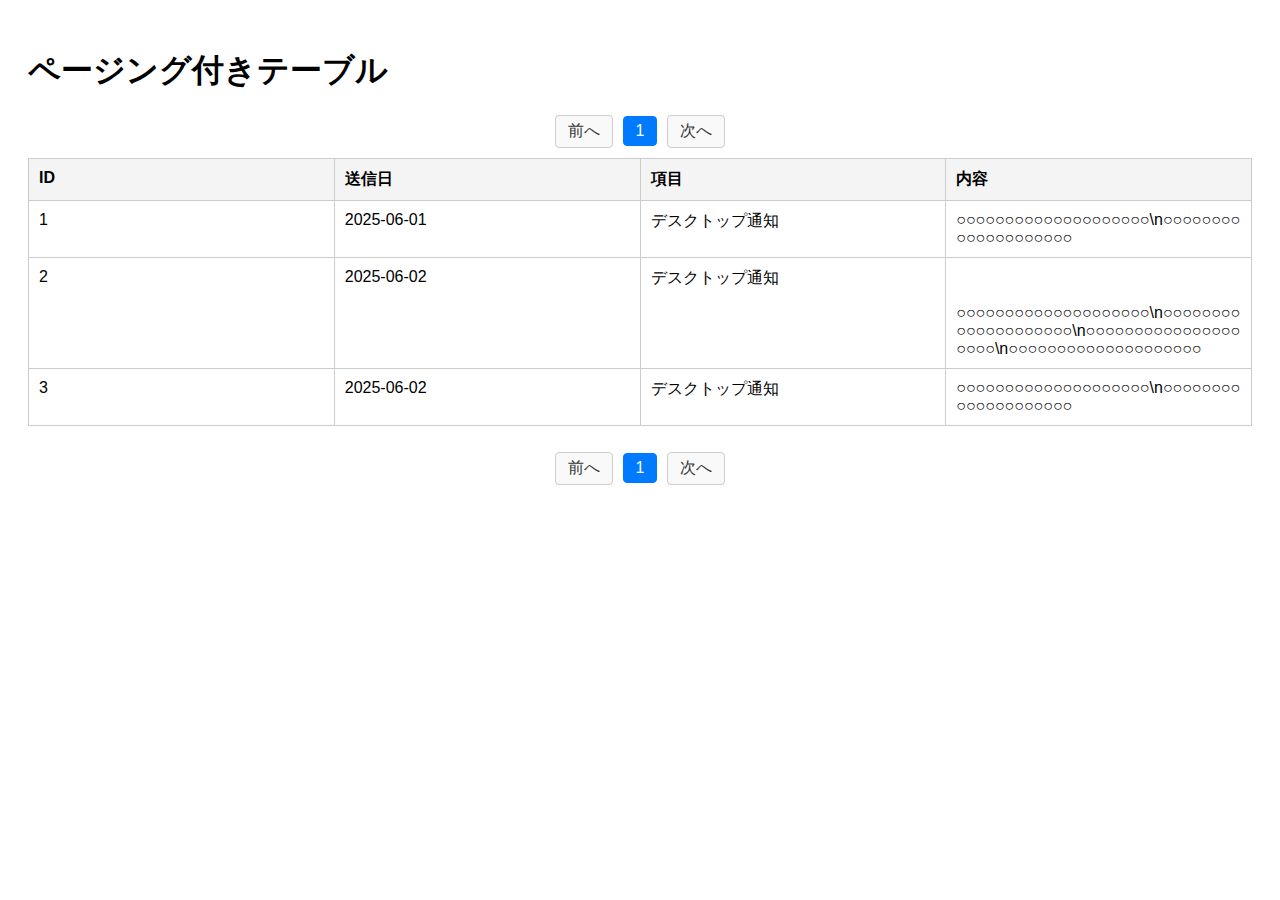
<file: index copy.html>
<!DOCTYPE html>
<html lang="ja">

<head>
    <meta charset="UTF-8" />
    <meta name="viewport" content="width=device-width, initial-scale=1.0" />
    <title>ページング付きレスポンシブテーブル</title>
    <style>
        body {
            font-family: sans-serif;
            padding: 20px;
        }

        .table-container {
            overflow-x: auto;
            width: 100%;
        }

        table {
            width: 100%;
            min-width: 600px;
            border-collapse: collapse;
            margin-bottom: 1rem;
            table-layout: fixed;
            /* 追加 */
            word-wrap: break-word;
            /* 追加 */
        }

        th,
        td {
            padding: 10px;
            border: 1px solid #ccc;
            text-align: left;
            vertical-align: top;
        }

        th {
            background-color: #f4f4f4;
        }

        td {
            white-space: pre-wrap;
            /* 追加：改行と折返しを許可 */
            word-break: break-word;
            /* 長い単語の途中で折返し */
        }

        .pagination {
            display: flex;
            justify-content: center;
            align-items: center;
            gap: 10px;
            margin: 10px 0;
        }

        .pagination a {
            padding: 5px 12px;
            border: 1px solid #ccc;
            border-radius: 4px;
            text-decoration: none;
            color: #333;
            background-color: #f9f9f9;
        }

        .pagination a.active {
            background-color: #007bff;
            color: white;
            border-color: #007bff;
        }

        /* レスポンシブ対応（スマホ） */
        @media (max-width: 768px) {

            table,
            thead,
            tbody,
            th,
            td,
            tr {
                display: block;
            }

            thead {
                display: none;
            }

            tr {
                margin-bottom: 1rem;
                border: 1px solid #ccc;
                padding: 0.5rem;
                border-radius: 8px;
                background-color: #fafafa;
            }

            td {
                position: relative;
                padding-left: 50%;
                border: none;
                border-bottom: 1px solid #eee;
            }

            td::before {
                content: attr(data-label);
                position: absolute;
                left: 0;
                top: 0;
                width: 45%;
                padding-left: 10px;
                font-weight: bold;
                color: #333;
                white-space: nowrap;
            }
        }
    </style>
</head>

<body>
    <h1>ページング付きテーブル</h1>

    <!-- ▼ 上部ページング -->
    <div class="pagination">
        <a href="#">前へ</a>
        <a href="#" class="active">1</a>
        <a href="#">次へ</a>
    </div>

    <div class="table-container">
        <table>
            <thead>
                <tr>
                    <th>ID</th>
                    <th>送信日</th>
                    <th>項目</th>
                    <th>内容</th>
                </tr>
            </thead>
            <tbody>
                <tr>
                    <td data-label="ID">1</td>
                    <td data-label="送信日">2025-06-01</td>
                    <td data-label="項目">デスクトップ通知</td>
                    <td data-label="内容">○○○○○○○○○○○○○○○○○○○○\n○○○○○○○○○○○○○○○○○○○○</td>
                </tr>
                <tr>
                    <td data-label="ID">2</td>
                    <td data-label="送信日">2025-06-02</td>
                    <td data-label="項目">デスクトップ通知</td>
                    <td data-label="内容">
                        ○○○○○○○○○○○○○○○○○○○○\n○○○○○○○○○○○○○○○○○○○○\n○○○○○○○○○○○○○○○○○○○○\n○○○○○○○○○○○○○○○○○○○○</td>
                </tr>
                <tr>
                    <td data-label="ID">3</td>
                    <td data-label="送信日">2025-06-02</td>
                    <td data-label="項目">デスクトップ通知</td>
                    <td data-label="内容">○○○○○○○○○○○○○○○○○○○○\n○○○○○○○○○○○○○○○○○○○○</td>
                </tr>
            </tbody>
        </table>
    </div>

    <!-- ▼ 下部ページング -->
    <div class="pagination">
        <a href="#">前へ</a>
        <a href="#" class="active">1</a>
        <a href="#">次へ</a>
    </div>
</body>

</html>
</file>
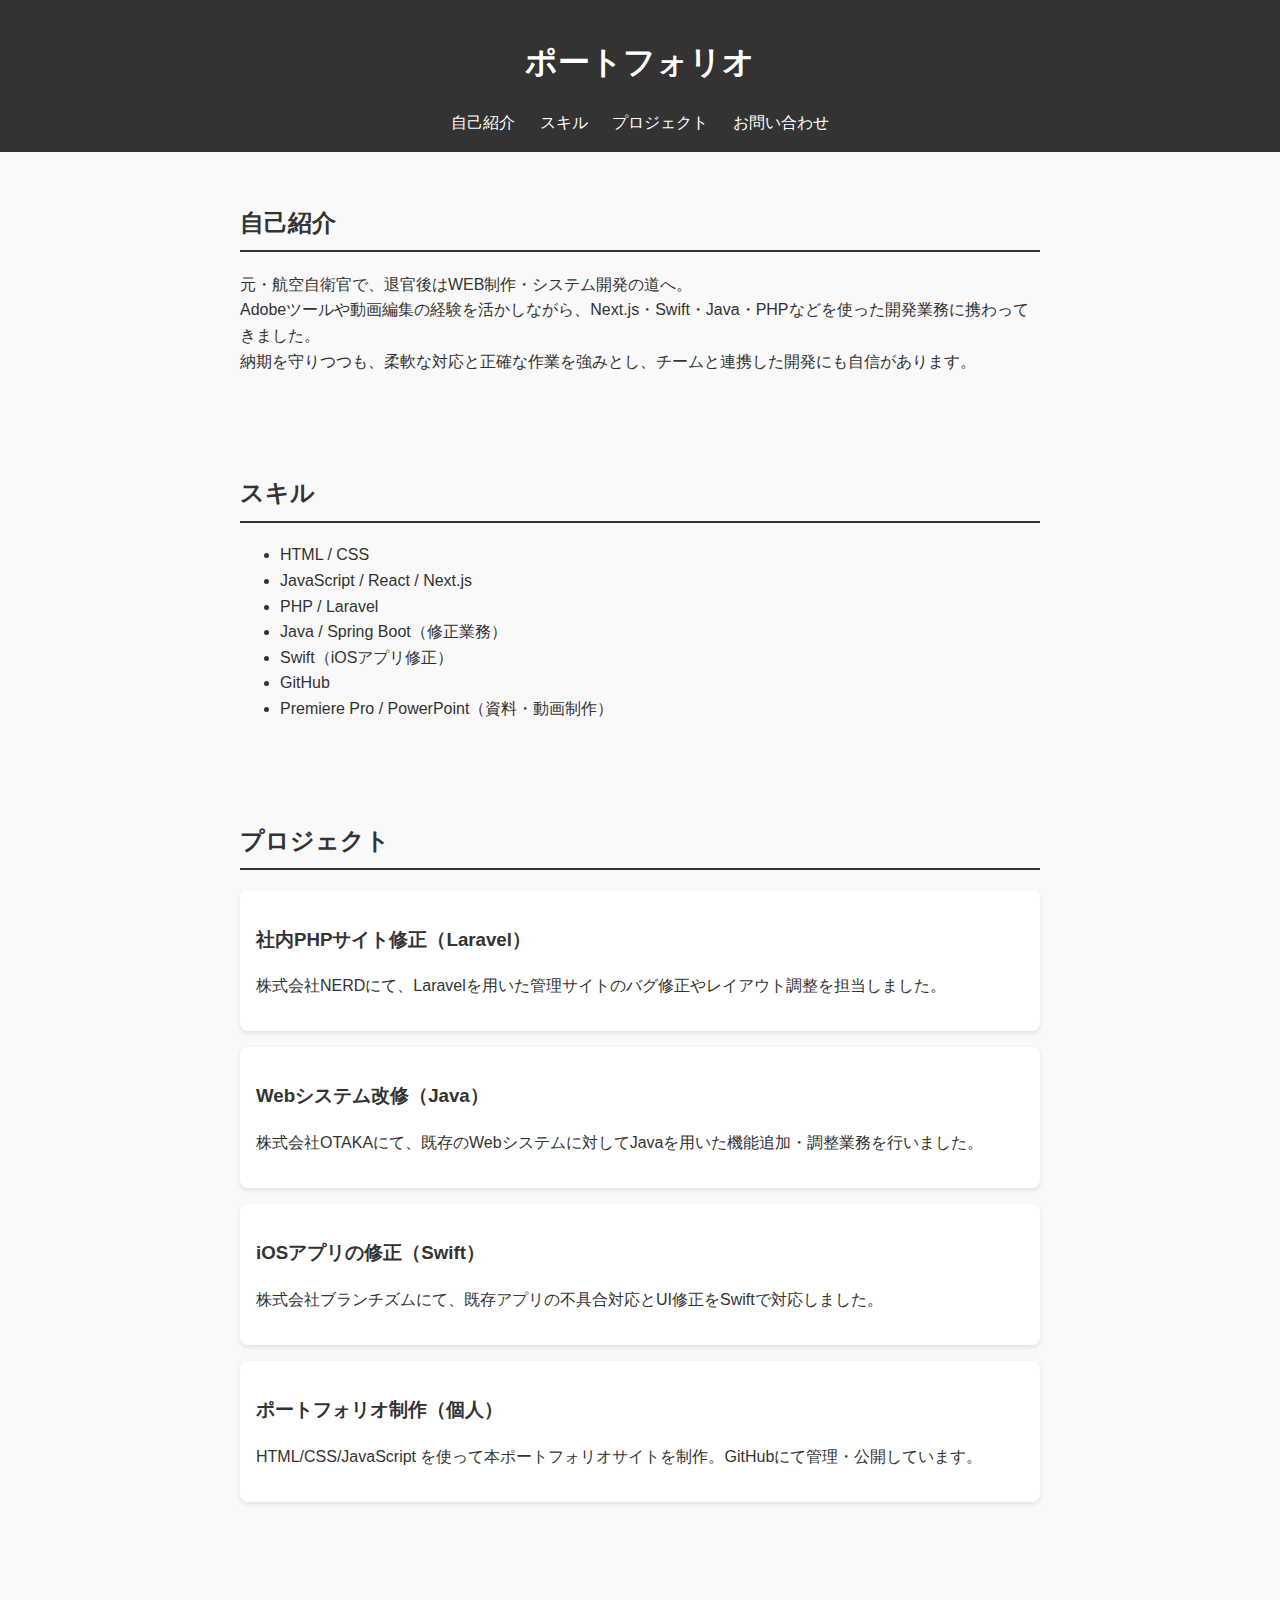
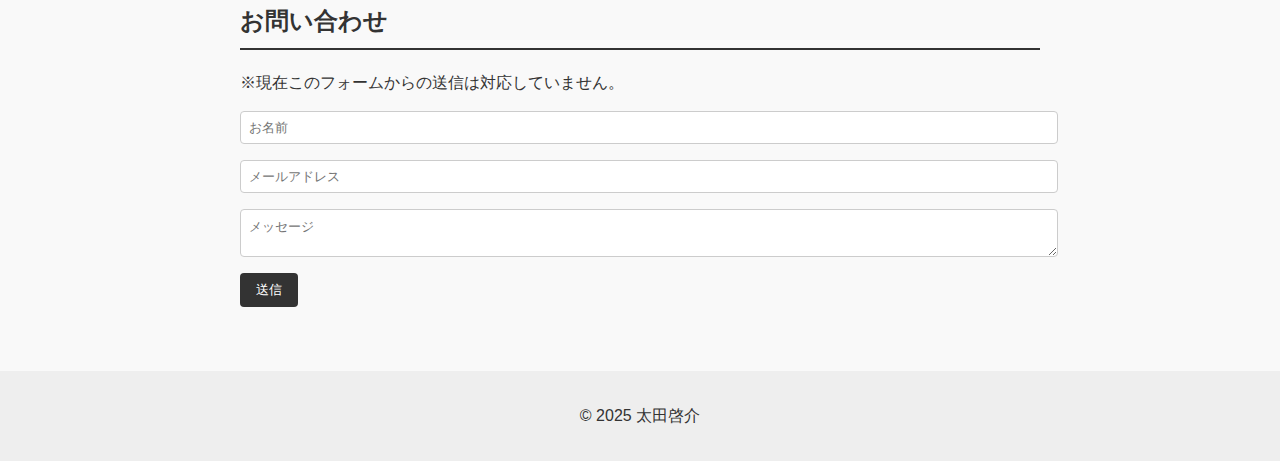
<file: index0.html>
<!DOCTYPE html>
<html lang="ja">

<head>
    <meta charset="UTF-8" />
    <meta name="viewport" content="width=device-width, initial-scale=1.0" />
    <title>ポートフォリオ</title>
    <link rel="stylesheet" href="css/style.css" />
</head>

<body>
    <header>
        <div class="header-content">
            <h1>ポートフォリオ</h1>
            <nav>
                <a href="#about">自己紹介</a>
                <a href="#skills">スキル</a>
                <a href="#projects">プロジェクト</a>
                <a href="#contact">お問い合わせ</a>
            </nav>
        </div>
    </header>

    <section id="about" class="section-about">
        <h2>自己紹介</h2>
        <p>
            元・航空自衛官で、退官後はWEB制作・システム開発の道へ。<br>
            Adobeツールや動画編集の経験を活かしながら、Next.js・Swift・Java・PHPなどを使った開発業務に携わってきました。<br>
            納期を守りつつも、柔軟な対応と正確な作業を強みとし、チームと連携した開発にも自信があります。
        </p>
    </section>

    <section id="skills" class="section-skills">
        <h2>スキル</h2>
        <ul>
            <li>HTML / CSS</li>
            <li>JavaScript / React / Next.js</li>
            <li>PHP / Laravel</li>
            <li>Java / Spring Boot（修正業務）</li>
            <li>Swift（iOSアプリ修正）</li>
            <li>GitHub</li>
            <li>Premiere Pro / PowerPoint（資料・動画制作）</li>
        </ul>
    </section>

    <section id="projects" class="section-projects">
        <h2>プロジェクト</h2>

        <div class="project-card">
            <h3>社内PHPサイト修正（Laravel）</h3>
            <p>
                株式会社NERDにて、Laravelを用いた管理サイトのバグ修正やレイアウト調整を担当しました。
            </p>
        </div>

        <div class="project-card">
            <h3>Webシステム改修（Java）</h3>
            <p>
                株式会社OTAKAにて、既存のWebシステムに対してJavaを用いた機能追加・調整業務を行いました。
            </p>
        </div>

        <div class="project-card">
            <h3>iOSアプリの修正（Swift）</h3>
            <p>
                株式会社ブランチズムにて、既存アプリの不具合対応とUI修正をSwiftで対応しました。
            </p>
        </div>

        <div class="project-card">
            <h3>ポートフォリオ制作（個人）</h3>
            <p>
                HTML/CSS/JavaScript を使って本ポートフォリオサイトを制作。GitHubにて管理・公開しています。
            </p>
        </div>

    </section>

    <section id="contact" class="section-contact">
        <h2>お問い合わせ</h2>
        <p>※現在このフォームからの送信は対応していません。</p>
        <form id="contact-form">
            <input type="text" name="name" placeholder="お名前" required />
            <input type="email" name="email" placeholder="メールアドレス" required />
            <textarea name="message" placeholder="メッセージ" required></textarea>
            <button type="submit">送信</button>
        </form>
    </section>

    <footer>
        <p>&copy; 2025 太田啓介</p>
    </footer>

    <script src="js/script.js"></script>
</body>

</html>
</file>
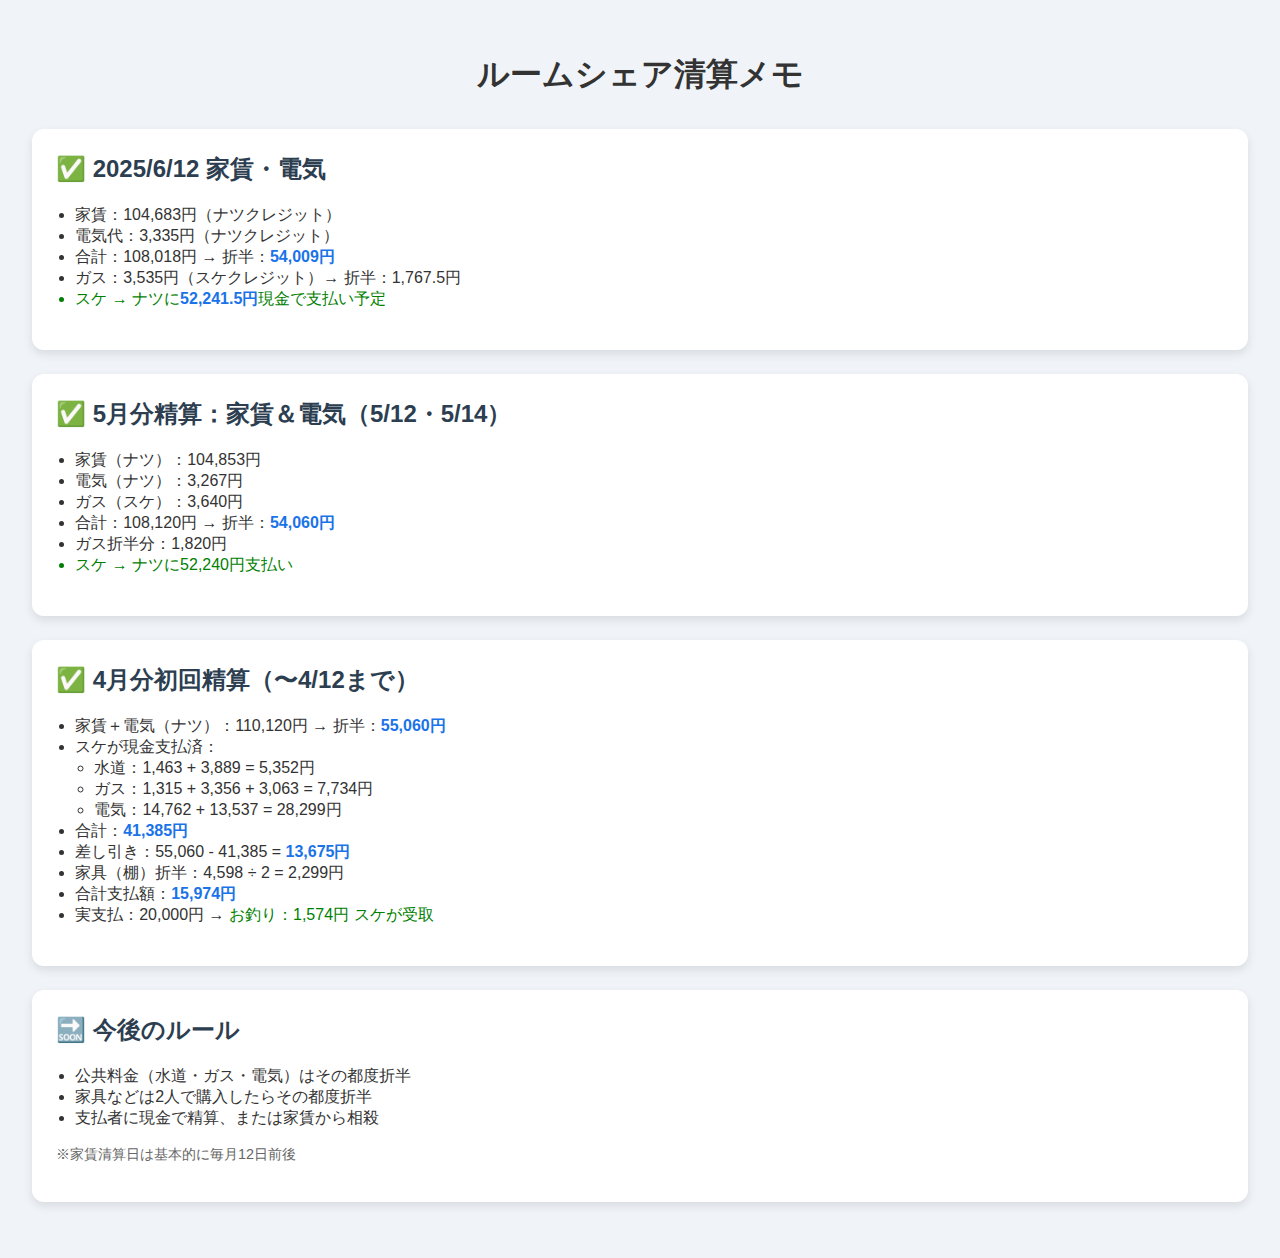
<file: index2.html>
<!DOCTYPE html>
<html lang="ja">

<head>
    <meta charset="UTF-8" />
    <meta name="viewport" content="width=device-width, initial-scale=1.0" />
    <title>ルームシェア清算メモ</title>
    <style>
        body {
            font-family: "Segoe UI", sans-serif;
            background: #f0f4f8;
            margin: 0;
            padding: 2rem;
            color: #333;
        }

        h1 {
            text-align: center;
            margin-bottom: 2rem;
        }

        .card {
            background: white;
            border-radius: 12px;
            padding: 1.5rem;
            margin-bottom: 1.5rem;
            box-shadow: 0 4px 10px rgba(0, 0, 0, 0.1);
        }

        .card h2 {
            margin-top: 0;
            color: #2c3e50;
        }

        .amount {
            font-weight: bold;
            color: #1a73e8;
        }

        .paid {
            color: green;
        }

        .section ul {
            padding-left: 1.2rem;
        }

        .note {
            font-size: 0.9rem;
            color: #666;
        }
    </style>
</head>

<body>
    <h1>ルームシェア清算メモ</h1>

    <!-- ✅ 2025/6/12 家賃・電気 -->
    <div class="card">
        <h2>✅ 2025/6/12 家賃・電気</h2>
        <div class="section">
            <ul>
                <li>家賃：104,683円（ナツクレジット）</li>
                <li>電気代：3,335円（ナツクレジット）</li>
                <li>合計：108,018円 → 折半：<span class="amount">54,009円</span></li>
                <li>ガス：3,535円（スケクレジット）→ 折半：1,767.5円</li>
                <li class="paid">スケ → ナツに<span class="amount">52,241.5円</span>現金で支払い予定</li>
            </ul>
        </div>
    </div>


    <div class="card">
        <h2>✅ 5月分精算：家賃＆電気（5/12・5/14）</h2>
        <div class="section">
            <ul>
                <li>家賃（ナツ）：104,853円</li>
                <li>電気（ナツ）：3,267円</li>
                <li>ガス（スケ）：3,640円</li>
                <li>合計：108,120円 → 折半：<span class="amount">54,060円</span></li>
                <li>ガス折半分：1,820円</li>
                <li class="paid">スケ → ナツに52,240円支払い</li>
            </ul>
        </div>
    </div>

    <div class="card">
        <h2>✅ 4月分初回精算（〜4/12まで）</h2>
        <div class="section">
            <ul>
                <li>家賃＋電気（ナツ）：110,120円 → 折半：<span class="amount">55,060円</span></li>
                <li>スケが現金支払済：</li>
                <ul>
                    <li>水道：1,463 + 3,889 = 5,352円</li>
                    <li>ガス：1,315 + 3,356 + 3,063 = 7,734円</li>
                    <li>電気：14,762 + 13,537 = 28,299円</li>
                </ul>
                <li>合計：<span class="amount">41,385円</span></li>
                <li>差し引き：55,060 - 41,385 = <span class="amount">13,675円</span></li>
                <li>家具（棚）折半：4,598 ÷ 2 = 2,299円</li>
                <li>合計支払額：<span class="amount">15,974円</span></li>
                <li>実支払：20,000円 → <span class="paid">お釣り：1,574円 スケが受取</span></li>
            </ul>
        </div>
    </div>

    <div class="card">
        <h2>🔜 今後のルール</h2>
        <div class="section">
            <ul>
                <li>公共料金（水道・ガス・電気）はその都度折半</li>
                <li>家具などは2人で購入したらその都度折半</li>
                <li>支払者に現金で精算、または家賃から相殺</li>
            </ul>
            <p class="note">※家賃清算日は基本的に毎月12日前後</p>
        </div>
    </div>

</body>

</html>
</file>
<file: css/style.css>
body {
    font-family: 'Arial', sans-serif;
    margin: 0;
    line-height: 1.6;
    color: #333;
    background: #f9f9f9;
}

header {
    background: #333;
    color: #fff;
    padding: 1rem;
    text-align: center;
}

header nav a {
    color: #fff;
    margin: 0 10px;
    text-decoration: none;
}

section {
    padding: 2rem;
    max-width: 800px;
    margin: auto;
}

h2 {
    border-bottom: 2px solid #333;
    padding-bottom: 0.5rem;
}

.project-card {
    background: #fff;
    padding: 1rem;
    margin-bottom: 1rem;
    border-radius: 8px;
    box-shadow: 0 2px 5px rgba(0, 0, 0, 0.1);
}

form input,
form textarea {
    display: block;
    width: 100%;
    margin-bottom: 1rem;
    padding: 0.5rem;
    border: 1px solid #ccc;
    border-radius: 4px;
}

form button {
    padding: 0.5rem 1rem;
    background: #333;
    color: #fff;
    border: none;
    border-radius: 4px;
    cursor: pointer;
}

footer {
    text-align: center;
    padding: 1rem;
    background: #eee;
    margin-top: 2rem;
}
</file>
